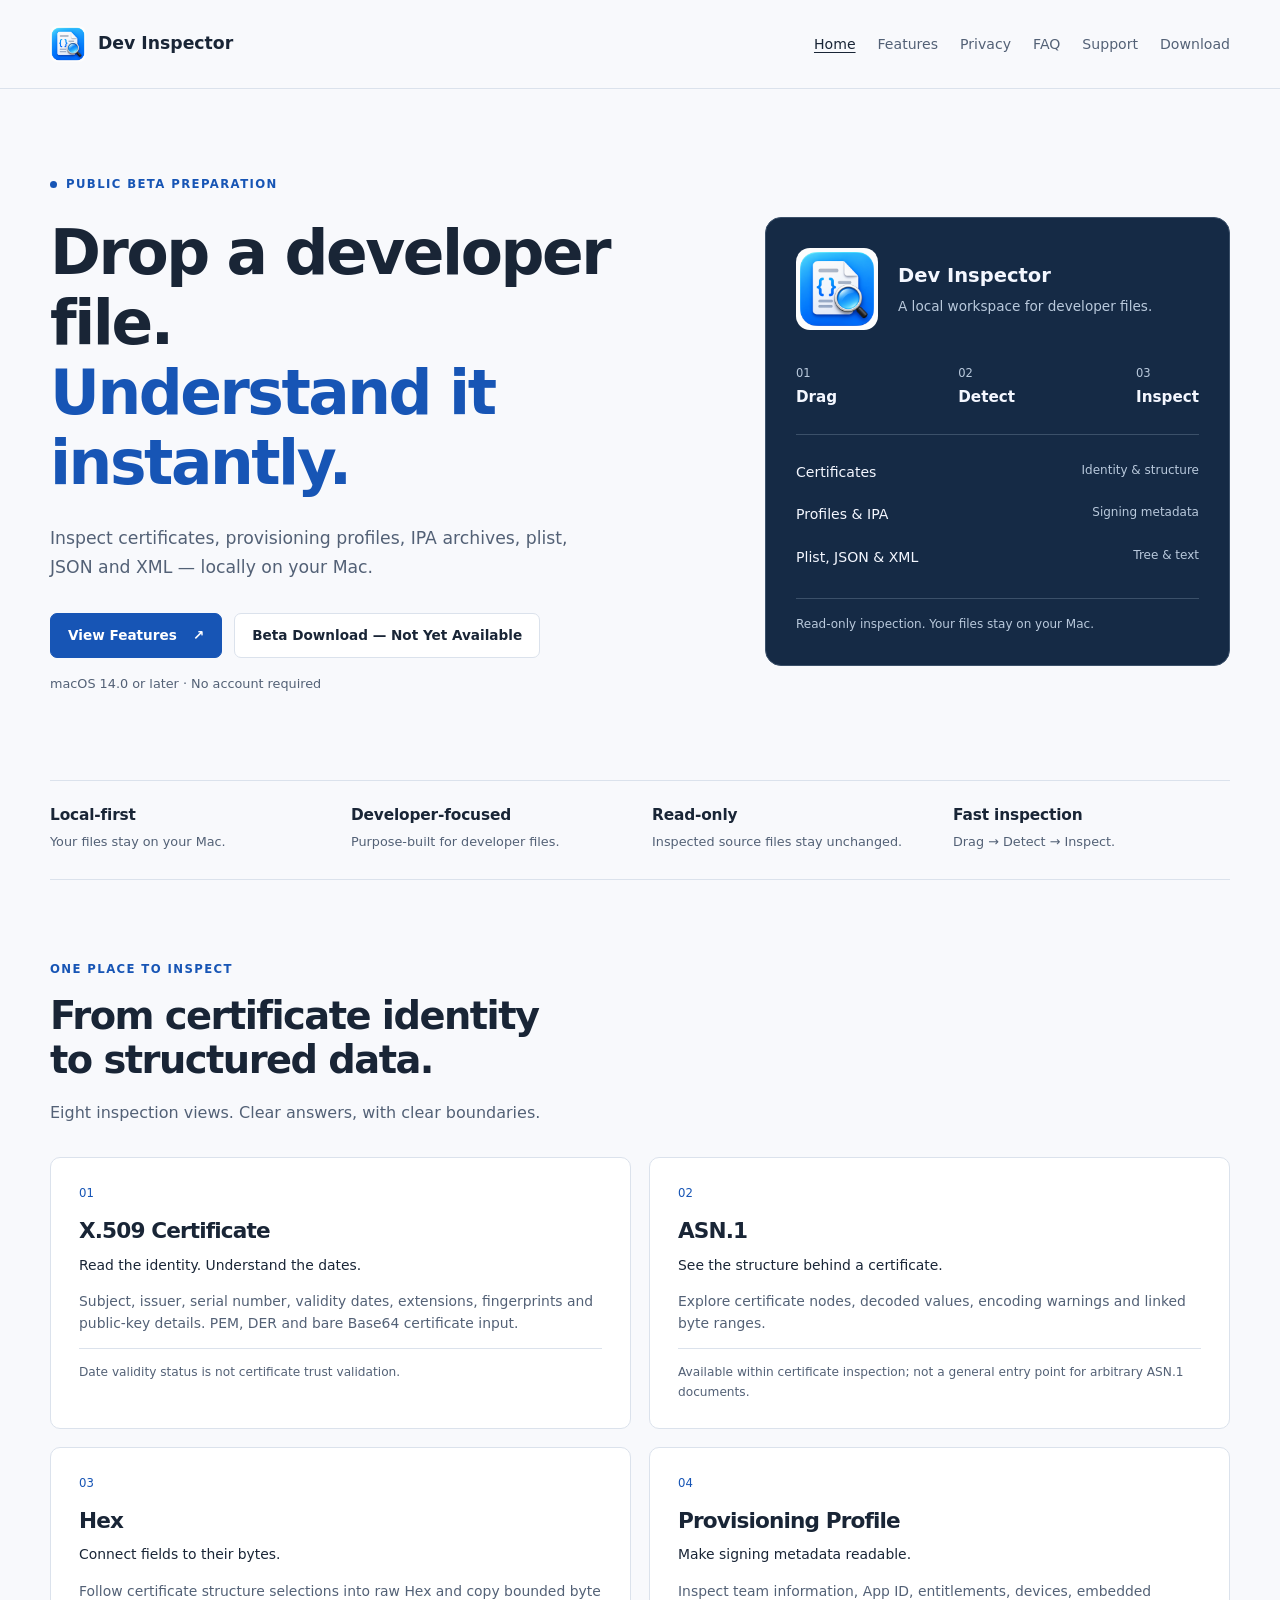
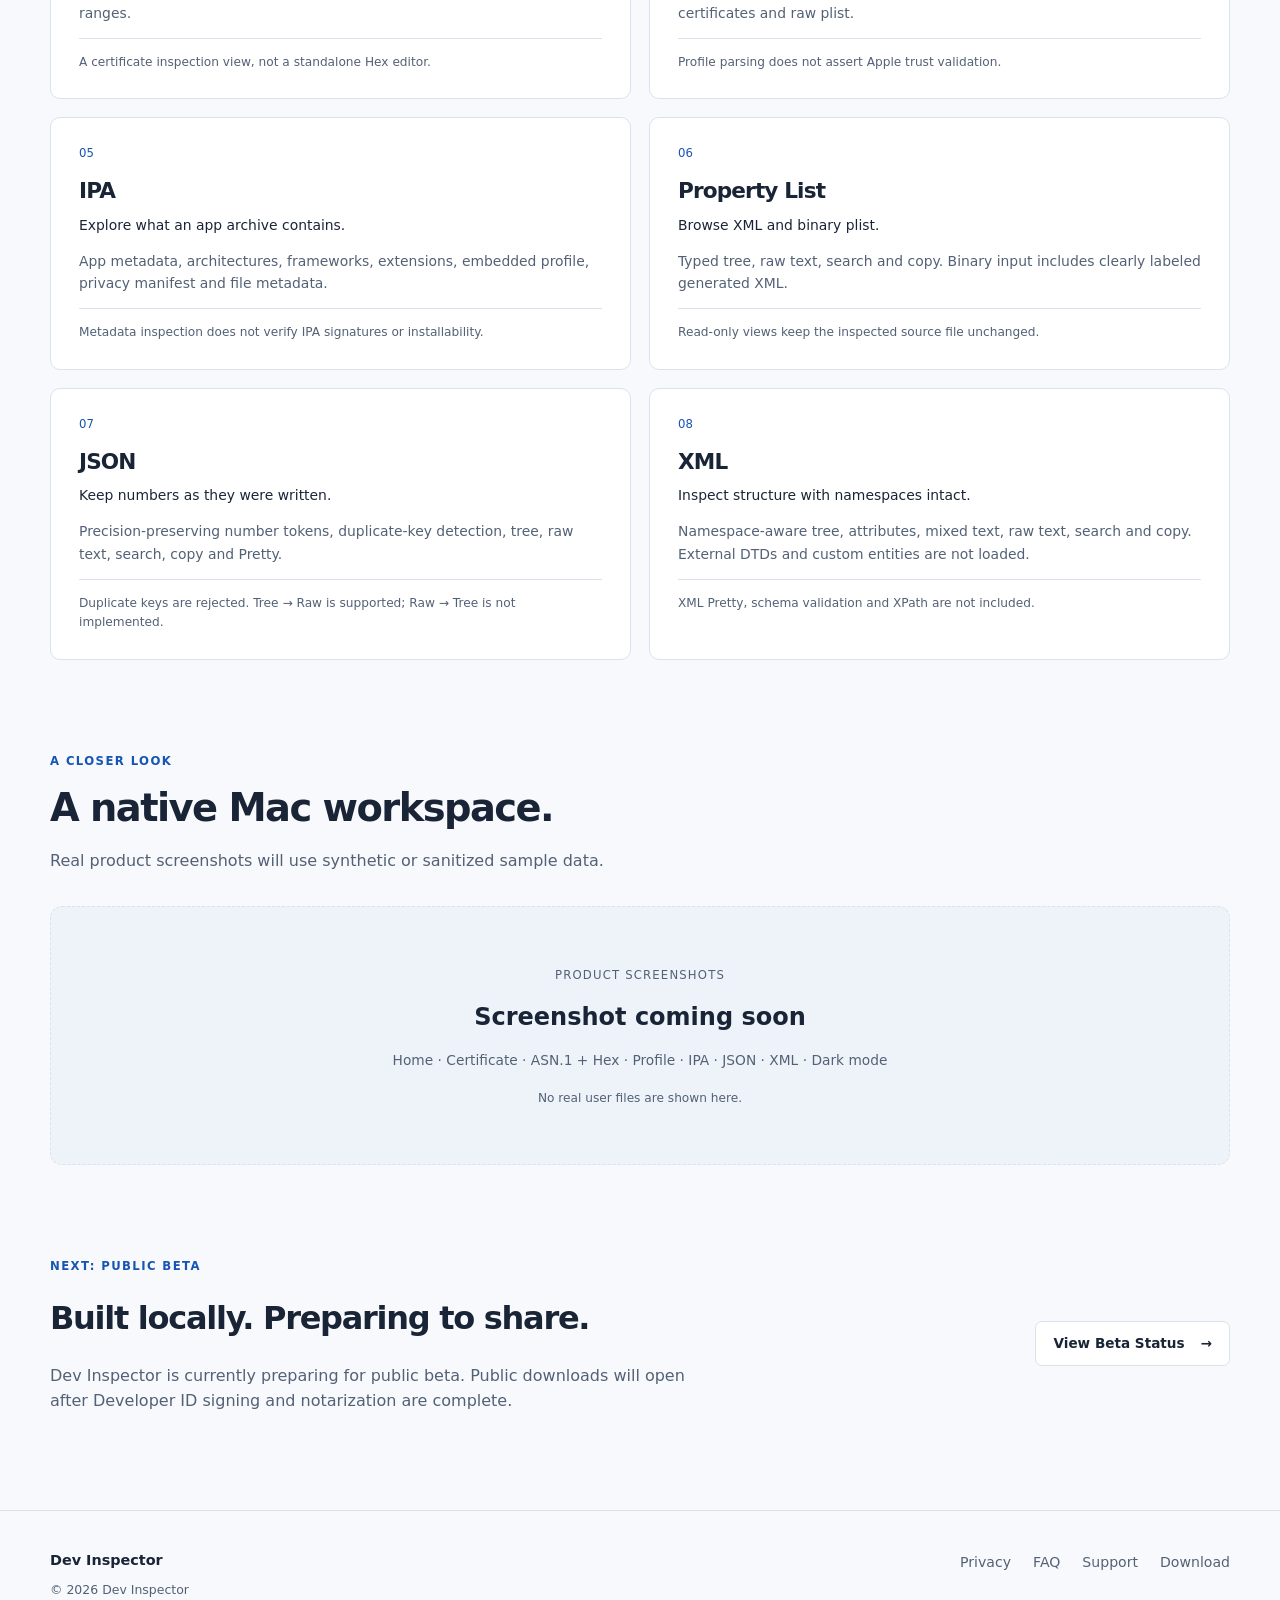
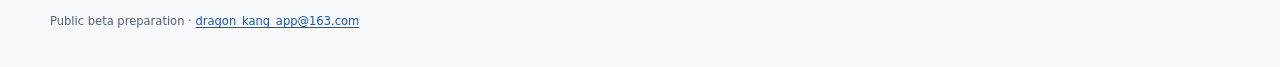
<file: index.html>
<!doctype html>
<html lang="en">
<head>
  <meta charset="utf-8">
  <meta name="viewport" content="width=device-width, initial-scale=1">
  <meta name="color-scheme" content="light dark">
  <title>Dev Inspector — Developer File Inspector for macOS</title>
  <meta name="description" content="Inspect certificates, provisioning profiles, IPA archives, plist, JSON and XML locally on your Mac.">
  <meta property="og:title" content="Dev Inspector — Developer File Inspector for macOS">
  <meta property="og:description" content="Inspect certificates, provisioning profiles, IPA archives, plist, JSON and XML locally on your Mac.">
  <meta property="og:type" content="website">
  <meta property="og:site_name" content="Dev Inspector">
  <link rel="icon" type="image/png" sizes="64x64" href="assets/images/favicon.png">
  <link rel="stylesheet" href="assets/css/main.css">
</head>
<body>
  <a class="skip-link" href="#main">Skip to content</a>
  <header class="site-header"><div class="shell header-inner">
    <a class="brand" href="index.html"><img src="assets/images/app-icon.png" width="36" height="36" alt=""><span>Dev Inspector</span></a>
    <nav aria-label="Main navigation"><a href="index.html" aria-current="page">Home</a><a href="index.html#features">Features</a><a href="privacy.html">Privacy</a><a href="faq.html">FAQ</a><a href="support.html">Support</a><a href="download.html">Download</a></nav>
  </div></header>
  <main id="main" tabindex="-1">
<section class="hero shell">
 <div class="hero-copy"><p class="eyebrow"><span class="status-dot" aria-hidden="true"></span>Public beta preparation</p><h1>Drop a developer file.<br><span>Understand it instantly.</span></h1><p class="hero-description">Inspect certificates, provisioning profiles, IPA archives, plist, JSON and XML — locally on your Mac.</p><div class="actions"><a class="button primary" href="#features">View Features <span aria-hidden="true">↗</span></a><a class="button secondary" href="download.html">Beta Download — Not Yet Available</a></div><p class="hero-note">macOS 14.0 or later · No account required</p></div>
 <aside class="product-panel" aria-label="Product at a glance"><div class="product-mark"><img src="assets/images/app-icon.png" width="96" height="96" alt="Dev Inspector app icon"><div><strong>Dev Inspector</strong><span>A local workspace for developer files.</span></div></div><div class="workflow" aria-label="Inspection workflow"><span>01 <b>Drag</b></span><span>02 <b>Detect</b></span><span>03 <b>Inspect</b></span></div><ul class="panel-list"><li>Certificates <span>Identity &amp; structure</span></li><li>Profiles &amp; IPA <span>Signing metadata</span></li><li>Plist, JSON &amp; XML <span>Tree &amp; text</span></li></ul><p class="panel-foot">Read-only inspection. Your files stay on your Mac.</p></aside>
</section>
<section class="value-strip shell" aria-label="Why Dev Inspector"><article><h2>Local-first</h2><p>Your files stay on your Mac.</p></article><article><h2>Developer-focused</h2><p>Purpose-built for developer files.</p></article><article><h2>Read-only</h2><p>Inspected source files stay unchanged.</p></article><article><h2>Fast inspection</h2><p>Drag → Detect → Inspect.</p></article></section>
<section id="features" class="section shell"><div class="section-heading"><p class="eyebrow">One place to inspect</p><h2>From certificate identity<br>to structured data.</h2><p>Eight inspection views. Clear answers, with clear boundaries.</p></div><div class="format-grid"><article class="format-card"><span class="index">01</span><h3>X.509 Certificate</h3><p class="card-lead">Read the identity. Understand the dates.</p><p>Subject, issuer, serial number, validity dates, extensions, fingerprints and public-key details. PEM, DER and bare Base64 certificate input.</p><p class="boundary">Date validity status is not certificate trust validation.</p></article><article class="format-card"><span class="index">02</span><h3>ASN.1</h3><p class="card-lead">See the structure behind a certificate.</p><p>Explore certificate nodes, decoded values, encoding warnings and linked byte ranges.</p><p class="boundary">Available within certificate inspection; not a general entry point for arbitrary ASN.1 documents.</p></article><article class="format-card"><span class="index">03</span><h3>Hex</h3><p class="card-lead">Connect fields to their bytes.</p><p>Follow certificate structure selections into raw Hex and copy bounded byte ranges.</p><p class="boundary">A certificate inspection view, not a standalone Hex editor.</p></article><article class="format-card"><span class="index">04</span><h3>Provisioning Profile</h3><p class="card-lead">Make signing metadata readable.</p><p>Inspect team information, App ID, entitlements, devices, embedded certificates and raw plist.</p><p class="boundary">Profile parsing does not assert Apple trust validation.</p></article><article class="format-card"><span class="index">05</span><h3>IPA</h3><p class="card-lead">Explore what an app archive contains.</p><p>App metadata, architectures, frameworks, extensions, embedded profile, privacy manifest and file metadata.</p><p class="boundary">Metadata inspection does not verify IPA signatures or installability.</p></article><article class="format-card"><span class="index">06</span><h3>Property List</h3><p class="card-lead">Browse XML and binary plist.</p><p>Typed tree, raw text, search and copy. Binary input includes clearly labeled generated XML.</p><p class="boundary">Read-only views keep the inspected source file unchanged.</p></article><article class="format-card"><span class="index">07</span><h3>JSON</h3><p class="card-lead">Keep numbers as they were written.</p><p>Precision-preserving number tokens, duplicate-key detection, tree, raw text, search, copy and Pretty.</p><p class="boundary">Duplicate keys are rejected. Tree → Raw is supported; Raw → Tree is not implemented.</p></article><article class="format-card"><span class="index">08</span><h3>XML</h3><p class="card-lead">Inspect structure with namespaces intact.</p><p>Namespace-aware tree, attributes, mixed text, raw text, search and copy. External DTDs and custom entities are not loaded.</p><p class="boundary">XML Pretty, schema validation and XPath are not included.</p></article></div></section>
<section class="section shell"><div class="section-heading"><p class="eyebrow">A closer look</p><h2>A native Mac workspace.</h2><p>Real product screenshots will use synthetic or sanitized sample data.</p></div><div class="screenshot-placeholder"><span class="placeholder-label">Product screenshots</span><strong>Screenshot coming soon</strong><p>Home · Certificate · ASN.1 + Hex · Profile · IPA · JSON · XML · Dark mode</p><span class="placeholder-note">No real user files are shown here.</span></div></section>
<section class="closing shell"><div><p class="eyebrow">Next: public beta</p><h2>Built locally. Preparing to share.</h2><p>Dev Inspector is currently preparing for public beta. Public downloads will open after Developer ID signing and notarization are complete.</p></div><a class="button secondary" href="download.html">View Beta Status <span aria-hidden="true">→</span></a></section>
</main>
  <footer class="site-footer"><div class="shell footer-inner"><div><strong>Dev Inspector</strong><p>© 2026 Dev Inspector</p></div><nav aria-label="Footer navigation"><a href="privacy.html">Privacy</a><a href="faq.html">FAQ</a><a href="support.html">Support</a><a href="download.html">Download</a></nav><p class="footer-note">Public beta preparation · <a href="mailto:dragon_kang_app@163.com">dragon_kang_app@163.com</a></p></div></footer>
</body>
</html>
</file>
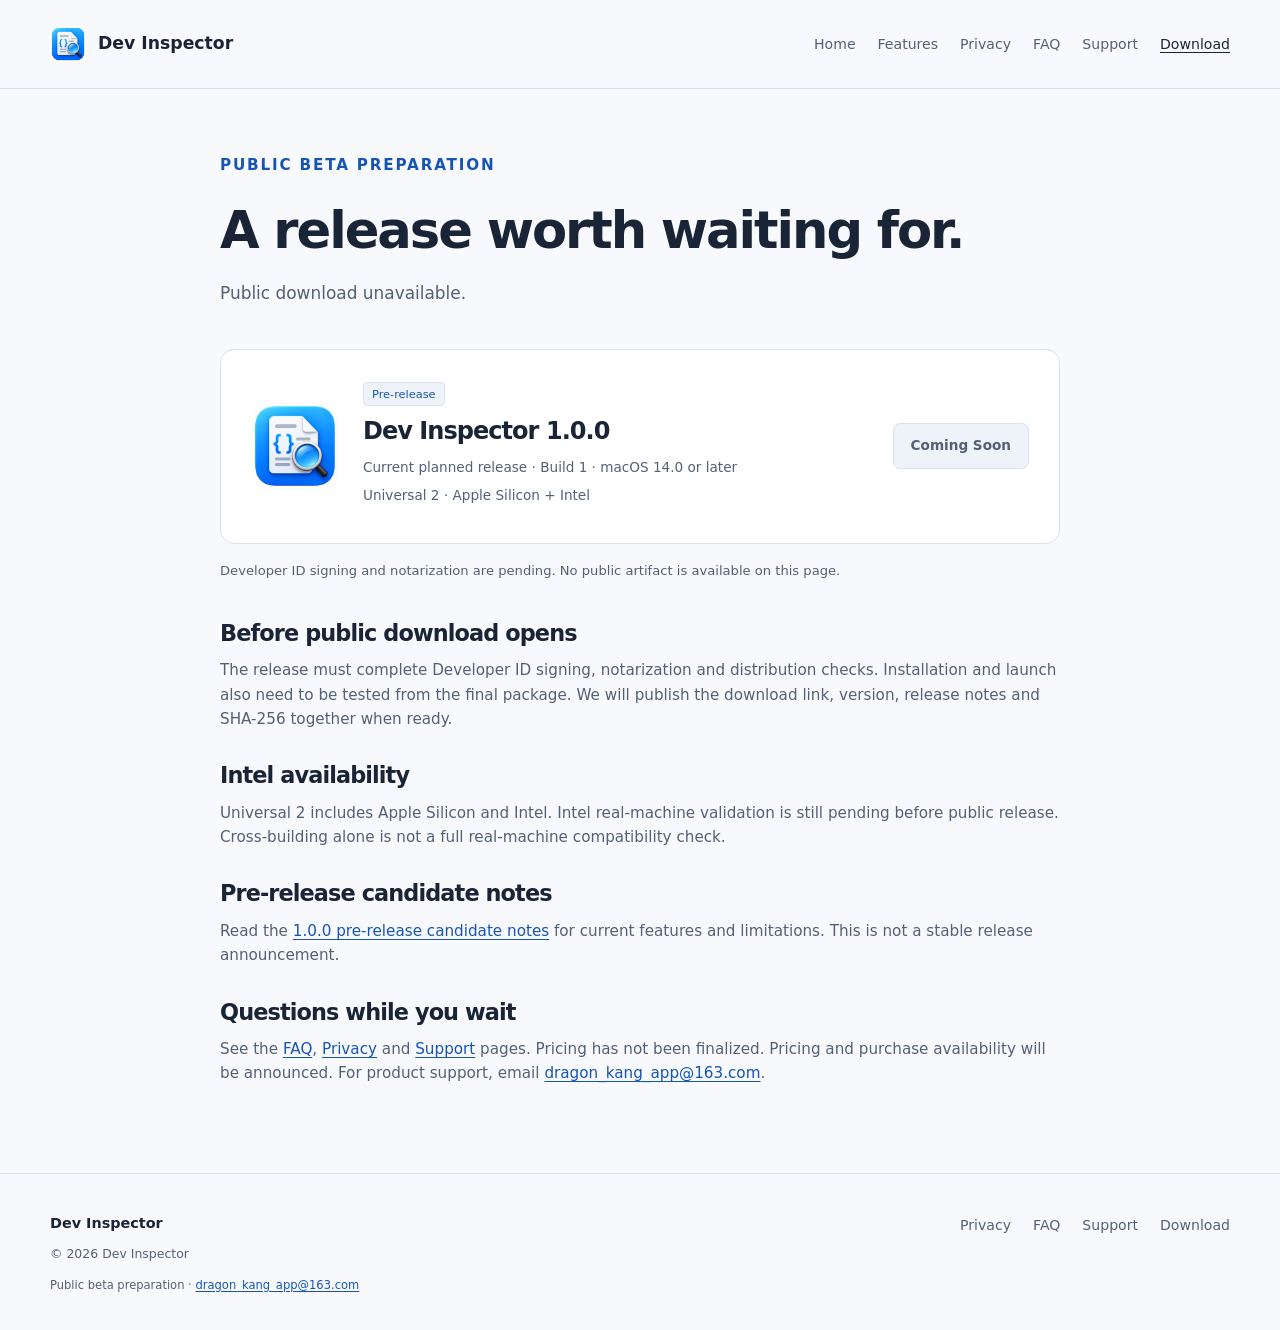
<file: download.html>
<!doctype html>
<html lang="en">
<head>
  <meta charset="utf-8">
  <meta name="viewport" content="width=device-width, initial-scale=1">
  <meta name="color-scheme" content="light dark">
  <title>Download status — Dev Inspector</title>
  <meta name="description" content="Dev Inspector 1.0.0 public download is not available yet. macOS 14.0+, Universal 2.">
  <meta property="og:title" content="Download status — Dev Inspector">
  <meta property="og:description" content="Dev Inspector 1.0.0 public download is not available yet. macOS 14.0+, Universal 2.">
  <meta property="og:type" content="website">
  <meta property="og:site_name" content="Dev Inspector">
  <link rel="icon" type="image/png" sizes="64x64" href="assets/images/favicon.png">
  <link rel="stylesheet" href="assets/css/main.css">
</head>
<body>
  <a class="skip-link" href="#main">Skip to content</a>
  <header class="site-header"><div class="shell header-inner">
    <a class="brand" href="index.html"><img src="assets/images/app-icon.png" width="36" height="36" alt=""><span>Dev Inspector</span></a>
    <nav aria-label="Main navigation"><a href="index.html">Home</a><a href="index.html#features">Features</a><a href="privacy.html">Privacy</a><a href="faq.html">FAQ</a><a href="support.html">Support</a><a href="download.html" aria-current="page">Download</a></nav>
  </div></header>
  <main id="main" tabindex="-1"><div class="shell reading-page wide-page"><div class="page-heading"><p class="eyebrow">Public beta preparation</p><h1>A release worth waiting for.</h1><p>Public download unavailable.</p></div><div class="download-card"><img src="assets/images/app-icon.png" alt="Dev Inspector app icon" width="88" height="88"><div><span class="tag">Pre-release</span><h2>Dev Inspector 1.0.0</h2><p>Current planned release · Build 1 · macOS 14.0 or later</p><p>Universal 2 · Apple Silicon + Intel</p></div><button class="button primary" type="button" disabled>Coming Soon</button></div><p class="download-note">Developer ID signing and notarization are pending. No public artifact is available on this page.</p><section><h2>Before public download opens</h2><p>The release must complete Developer ID signing, notarization and distribution checks. Installation and launch also need to be tested from the final package. We will publish the download link, version, release notes and SHA-256 together when ready.</p></section><section><h2>Intel availability</h2><p>Universal 2 includes Apple Silicon and Intel. Intel real-machine validation is still pending before public release. Cross-building alone is not a full real-machine compatibility check.</p></section><section><h2>Pre-release candidate notes</h2><p>Read the <a href="release-notes.html">1.0.0 pre-release candidate notes</a> for current features and limitations. This is not a stable release announcement.</p></section><section><h2>Questions while you wait</h2><p>See the <a href="faq.html">FAQ</a>, <a href="privacy.html">Privacy</a> and <a href="support.html">Support</a> pages. Pricing has not been finalized. Pricing and purchase availability will be announced. For product support, email <a href="mailto:dragon_kang_app@163.com">dragon_kang_app@163.com</a>.</p></section></div></main>
  <footer class="site-footer"><div class="shell footer-inner"><div><strong>Dev Inspector</strong><p>© 2026 Dev Inspector</p></div><nav aria-label="Footer navigation"><a href="privacy.html">Privacy</a><a href="faq.html">FAQ</a><a href="support.html">Support</a><a href="download.html">Download</a></nav><p class="footer-note">Public beta preparation · <a href="mailto:dragon_kang_app@163.com">dragon_kang_app@163.com</a></p></div></footer>
</body>
</html>
</file>
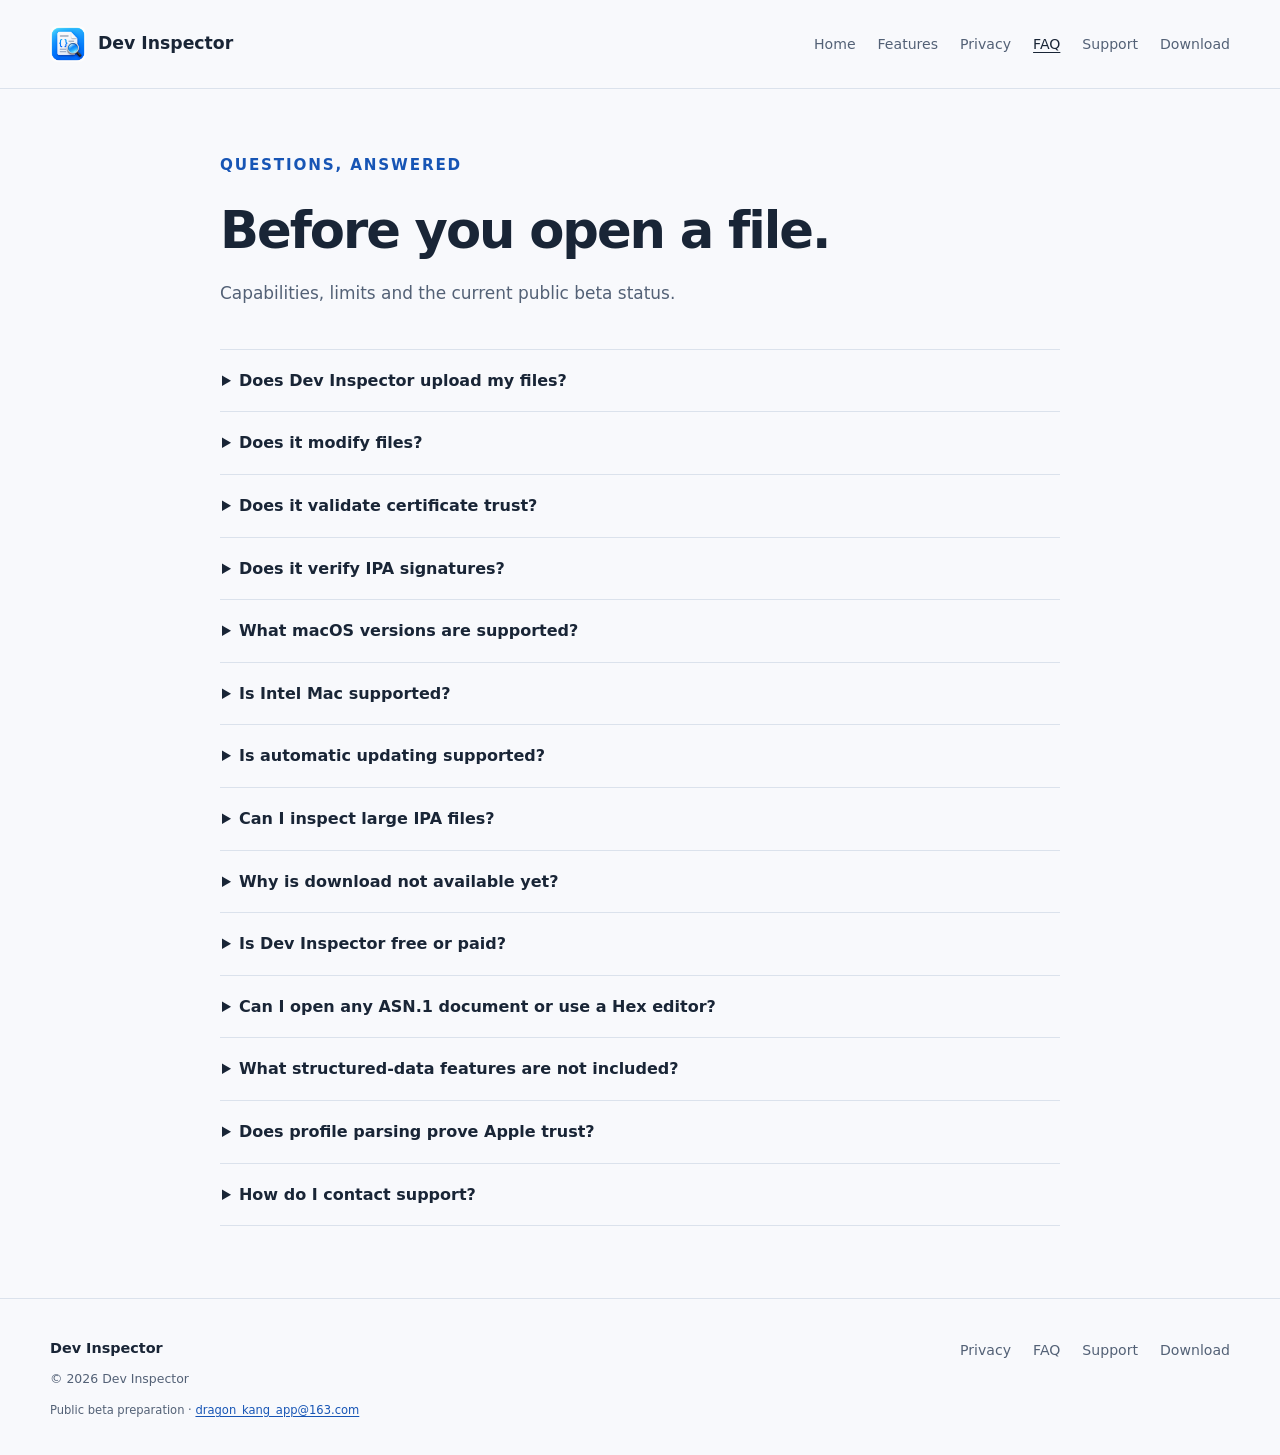
<file: faq.html>
<!doctype html>
<html lang="en">
<head>
  <meta charset="utf-8">
  <meta name="viewport" content="width=device-width, initial-scale=1">
  <meta name="color-scheme" content="light dark">
  <title>FAQ — Dev Inspector</title>
  <meta name="description" content="Answers about local inspection, supported Macs, IPA limits and the upcoming Dev Inspector public beta.">
  <meta property="og:title" content="FAQ — Dev Inspector">
  <meta property="og:description" content="Answers about local inspection, supported Macs, IPA limits and the upcoming Dev Inspector public beta.">
  <meta property="og:type" content="website">
  <meta property="og:site_name" content="Dev Inspector">
  <link rel="icon" type="image/png" sizes="64x64" href="assets/images/favicon.png">
  <link rel="stylesheet" href="assets/css/main.css">
</head>
<body>
  <a class="skip-link" href="#main">Skip to content</a>
  <header class="site-header"><div class="shell header-inner">
    <a class="brand" href="index.html"><img src="assets/images/app-icon.png" width="36" height="36" alt=""><span>Dev Inspector</span></a>
    <nav aria-label="Main navigation"><a href="index.html">Home</a><a href="index.html#features">Features</a><a href="privacy.html">Privacy</a><a href="faq.html" aria-current="page">FAQ</a><a href="support.html">Support</a><a href="download.html">Download</a></nav>
  </div></header>
  <main id="main" tabindex="-1"><div class="shell reading-page"><div class="page-heading"><p class="eyebrow">Questions, answered</p><h1>Before you open a file.</h1><p>Capabilities, limits and the current public beta status.</p></div><div class="faq-list"><details><summary>Does Dev Inspector upload my files?</summary><p>No. The app processes inspected files locally and does not upload inspected file contents. Inspection does not require a network connection.</p></details><details><summary>Does it modify files?</summary><p>No. Inspection is read-only. Generated text remains in the app and is not written back to the inspected source. Copy actions write selected data to the macOS clipboard.</p></details><details><summary>Does it validate certificate trust?</summary><p>No. Certificate date validity status describes the validity dates only. It does not validate the trust chain, hostname or revocation (OCSP/CRL). Within Validity Period does not mean trusted.</p></details><details><summary>Does it verify IPA signatures?</summary><p>No. IPA inspection reads archive and signing metadata. It does not verify a signature, prove that an app can be installed, install the app or re-sign it.</p></details><details><summary>What macOS versions are supported?</summary><p>The current planned release, Dev Inspector 1.0.0, requires macOS 14.0 or later.</p></details><details><summary>Is Intel Mac supported?</summary><p>The Universal 2 build includes Apple Silicon and Intel architectures. Intel real-machine validation is still pending before public release; current Intel coverage is a cross-build check.</p></details><details><summary>Is automatic updating supported?</summary><p>Automatic updates are not currently included. When a newer release becomes available, it will need to be installed manually.</p></details><details><summary>Can I inspect large IPA files?</summary><p>IPA archive input is capped at 2 GiB, with additional entry, directory and resource limits. The app reads archive metadata without extracting the entire archive. Some large or unusual archives may be rejected, and performance depends on their contents and your Mac. This is not unlimited archive support.</p></details><details><summary>Why is download not available yet?</summary><p>Public download is not available yet. Developer ID signing and notarization are pending. Current local artifacts are not offered as public downloads.</p></details><details><summary>Is Dev Inspector free or paid?</summary><p>Pricing has not been finalized. Pricing and purchase availability will be announced.</p></details><details><summary>Can I open any ASN.1 document or use a Hex editor?</summary><p>ASN.1 and Hex currently support certificate structure inspection. There is no general entry point for arbitrary ASN.1 files or standalone Hex editing.</p></details><details><summary>What structured-data features are not included?</summary><p>Raw → Tree navigation, XML Pretty, schema validation and an XPath engine are not implemented. JSON Pretty and Tree → Raw navigation are available.</p></details><details><summary>Does profile parsing prove Apple trust?</summary><p>No. Profile parsing shows team, App ID, devices, entitlements and embedded certificates, but does not assert Apple trust validation.</p></details><details><summary>How do I contact support?</summary><p>For product support, email <a href="mailto:dragon_kang_app@163.com">dragon_kang_app@163.com</a>. The Support page explains what to include in a sanitized report.</p></details></div></div></main>
  <footer class="site-footer"><div class="shell footer-inner"><div><strong>Dev Inspector</strong><p>© 2026 Dev Inspector</p></div><nav aria-label="Footer navigation"><a href="privacy.html">Privacy</a><a href="faq.html">FAQ</a><a href="support.html">Support</a><a href="download.html">Download</a></nav><p class="footer-note">Public beta preparation · <a href="mailto:dragon_kang_app@163.com">dragon_kang_app@163.com</a></p></div></footer>
</body>
</html>
</file>
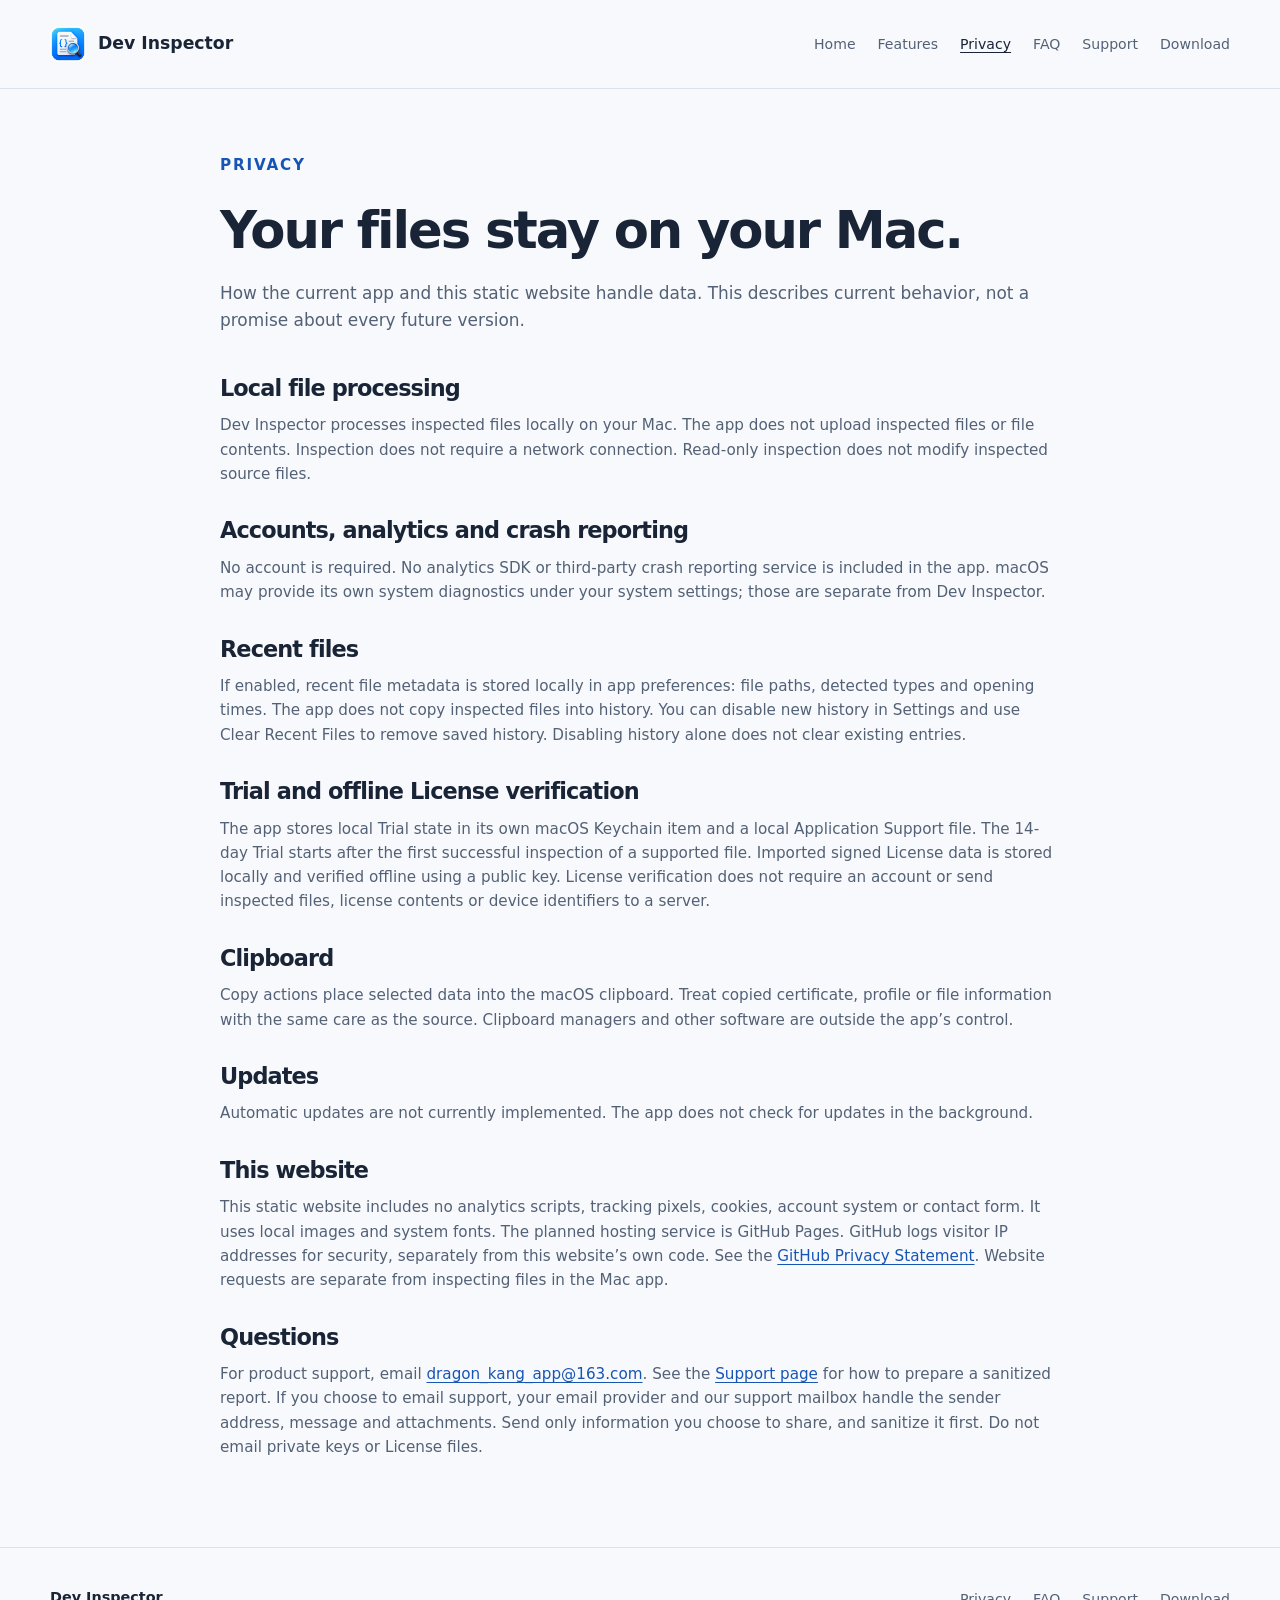
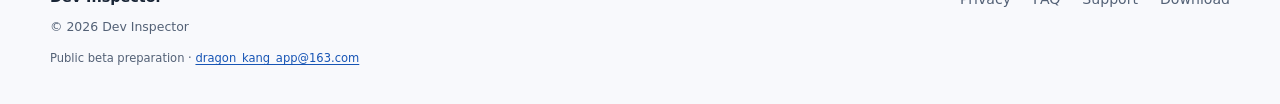
<file: privacy.html>
<!doctype html>
<html lang="en">
<head>
  <meta charset="utf-8">
  <meta name="viewport" content="width=device-width, initial-scale=1">
  <meta name="color-scheme" content="light dark">
  <title>Privacy — Dev Inspector</title>
  <meta name="description" content="Local processing, recent files, clipboard behavior and the current privacy boundaries of Dev Inspector.">
  <meta property="og:title" content="Privacy — Dev Inspector">
  <meta property="og:description" content="Local processing, recent files, clipboard behavior and the current privacy boundaries of Dev Inspector.">
  <meta property="og:type" content="website">
  <meta property="og:site_name" content="Dev Inspector">
  <link rel="icon" type="image/png" sizes="64x64" href="assets/images/favicon.png">
  <link rel="stylesheet" href="assets/css/main.css">
</head>
<body>
  <a class="skip-link" href="#main">Skip to content</a>
  <header class="site-header"><div class="shell header-inner">
    <a class="brand" href="index.html"><img src="assets/images/app-icon.png" width="36" height="36" alt=""><span>Dev Inspector</span></a>
    <nav aria-label="Main navigation"><a href="index.html">Home</a><a href="index.html#features">Features</a><a href="privacy.html" aria-current="page">Privacy</a><a href="faq.html">FAQ</a><a href="support.html">Support</a><a href="download.html">Download</a></nav>
  </div></header>
  <main id="main" tabindex="-1"><div class="shell reading-page"><div class="page-heading"><p class="eyebrow">Privacy</p><h1>Your files stay on your Mac.</h1><p>How the current app and this static website handle data. This describes current behavior, not a promise about every future version.</p></div><section><h2>Local file processing</h2><p>Dev Inspector processes inspected files locally on your Mac. The app does not upload inspected files or file contents. Inspection does not require a network connection. Read-only inspection does not modify inspected source files.</p></section><section><h2>Accounts, analytics and crash reporting</h2><p>No account is required. No analytics SDK or third-party crash reporting service is included in the app. macOS may provide its own system diagnostics under your system settings; those are separate from Dev Inspector.</p></section><section><h2>Recent files</h2><p>If enabled, recent file metadata is stored locally in app preferences: file paths, detected types and opening times. The app does not copy inspected files into history. You can disable new history in Settings and use Clear Recent Files to remove saved history. Disabling history alone does not clear existing entries.</p></section><section><h2>Trial and offline License verification</h2><p>The app stores local Trial state in its own macOS Keychain item and a local Application Support file. The 14-day Trial starts after the first successful inspection of a supported file. Imported signed License data is stored locally and verified offline using a public key. License verification does not require an account or send inspected files, license contents or device identifiers to a server.</p></section><section><h2>Clipboard</h2><p>Copy actions place selected data into the macOS clipboard. Treat copied certificate, profile or file information with the same care as the source. Clipboard managers and other software are outside the app’s control.</p></section><section><h2>Updates</h2><p>Automatic updates are not currently implemented. The app does not check for updates in the background.</p></section><section><h2>This website</h2><p>This static website includes no analytics scripts, tracking pixels, cookies, account system or contact form. It uses local images and system fonts. The planned hosting service is GitHub Pages. GitHub logs visitor IP addresses for security, separately from this website’s own code. See the <a href="https://docs.github.com/en/site-policy/privacy-policies/github-general-privacy-statement">GitHub Privacy Statement</a>. Website requests are separate from inspecting files in the Mac app.</p></section><section><h2>Questions</h2><p>For product support, email <a href="mailto:dragon_kang_app@163.com">dragon_kang_app@163.com</a>. See the <a href="support.html">Support page</a> for how to prepare a sanitized report. If you choose to email support, your email provider and our support mailbox handle the sender address, message and attachments. Send only information you choose to share, and sanitize it first. Do not email private keys or License files.</p></section></div></main>
  <footer class="site-footer"><div class="shell footer-inner"><div><strong>Dev Inspector</strong><p>© 2026 Dev Inspector</p></div><nav aria-label="Footer navigation"><a href="privacy.html">Privacy</a><a href="faq.html">FAQ</a><a href="support.html">Support</a><a href="download.html">Download</a></nav><p class="footer-note">Public beta preparation · <a href="mailto:dragon_kang_app@163.com">dragon_kang_app@163.com</a></p></div></footer>
</body>
</html>
</file>
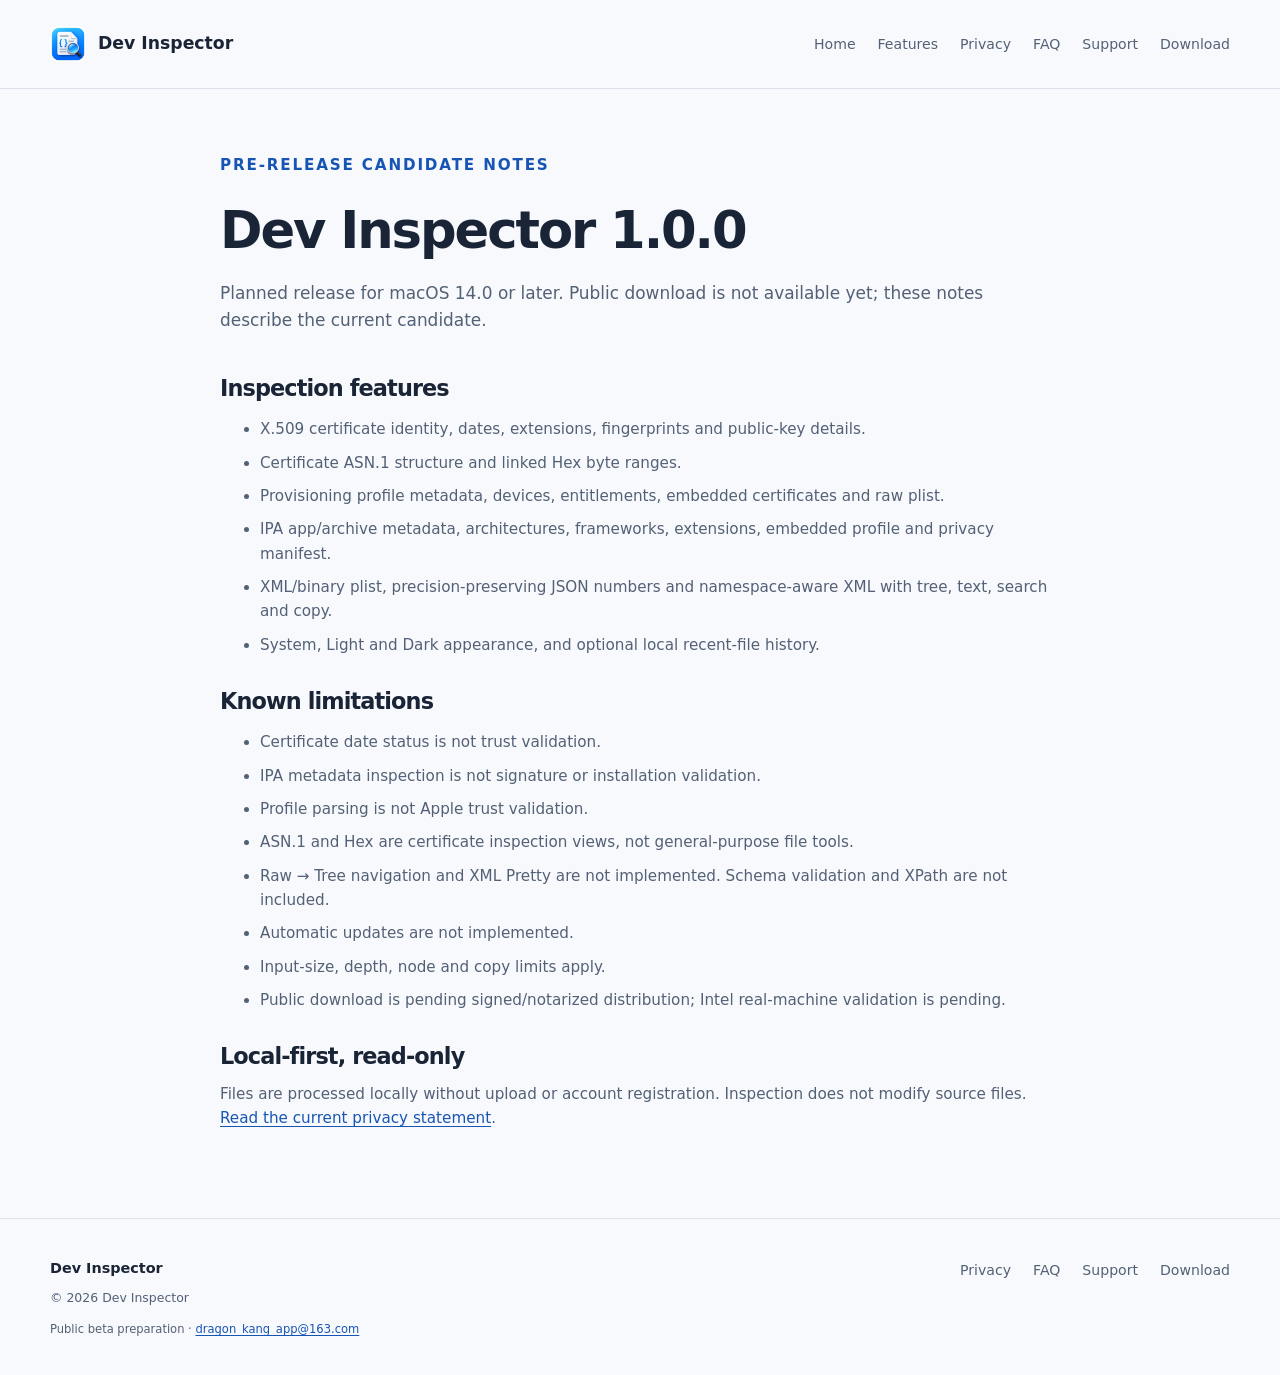
<file: release-notes.html>
<!doctype html>
<html lang="en">
<head>
  <meta charset="utf-8">
  <meta name="viewport" content="width=device-width, initial-scale=1">
  <meta name="color-scheme" content="light dark">
  <title>1.0.0 pre-release candidate notes — Dev Inspector</title>
  <meta name="description" content="Current Dev Inspector 1.0.0 features and known limitations. Public download is not available yet.">
  <meta property="og:title" content="1.0.0 pre-release candidate notes — Dev Inspector">
  <meta property="og:description" content="Current Dev Inspector 1.0.0 features and known limitations. Public download is not available yet.">
  <meta property="og:type" content="website">
  <meta property="og:site_name" content="Dev Inspector">
  <link rel="icon" type="image/png" sizes="64x64" href="assets/images/favicon.png">
  <link rel="stylesheet" href="assets/css/main.css">
</head>
<body>
  <a class="skip-link" href="#main">Skip to content</a>
  <header class="site-header"><div class="shell header-inner">
    <a class="brand" href="index.html"><img src="assets/images/app-icon.png" width="36" height="36" alt=""><span>Dev Inspector</span></a>
    <nav aria-label="Main navigation"><a href="index.html">Home</a><a href="index.html#features">Features</a><a href="privacy.html">Privacy</a><a href="faq.html">FAQ</a><a href="support.html">Support</a><a href="download.html">Download</a></nav>
  </div></header>
  <main id="main" tabindex="-1"><div class="shell reading-page"><div class="page-heading"><p class="eyebrow">Pre-release candidate notes</p><h1>Dev Inspector 1.0.0</h1><p>Planned release for macOS 14.0 or later. Public download is not available yet; these notes describe the current candidate.</p></div><section><h2>Inspection features</h2><ul><li>X.509 certificate identity, dates, extensions, fingerprints and public-key details.</li><li>Certificate ASN.1 structure and linked Hex byte ranges.</li><li>Provisioning profile metadata, devices, entitlements, embedded certificates and raw plist.</li><li>IPA app/archive metadata, architectures, frameworks, extensions, embedded profile and privacy manifest.</li><li>XML/binary plist, precision-preserving JSON numbers and namespace-aware XML with tree, text, search and copy.</li><li>System, Light and Dark appearance, and optional local recent-file history.</li></ul></section><section><h2>Known limitations</h2><ul><li>Certificate date status is not trust validation.</li><li>IPA metadata inspection is not signature or installation validation.</li><li>Profile parsing is not Apple trust validation.</li><li>ASN.1 and Hex are certificate inspection views, not general-purpose file tools.</li><li>Raw → Tree navigation and XML Pretty are not implemented. Schema validation and XPath are not included.</li><li>Automatic updates are not implemented.</li><li>Input-size, depth, node and copy limits apply.</li><li>Public download is pending signed/notarized distribution; Intel real-machine validation is pending.</li></ul></section><section><h2>Local-first, read-only</h2><p>Files are processed locally without upload or account registration. Inspection does not modify source files. <a href="privacy.html">Read the current privacy statement</a>.</p></section></div></main>
  <footer class="site-footer"><div class="shell footer-inner"><div><strong>Dev Inspector</strong><p>© 2026 Dev Inspector</p></div><nav aria-label="Footer navigation"><a href="privacy.html">Privacy</a><a href="faq.html">FAQ</a><a href="support.html">Support</a><a href="download.html">Download</a></nav><p class="footer-note">Public beta preparation · <a href="mailto:dragon_kang_app@163.com">dragon_kang_app@163.com</a></p></div></footer>
</body>
</html>
</file>
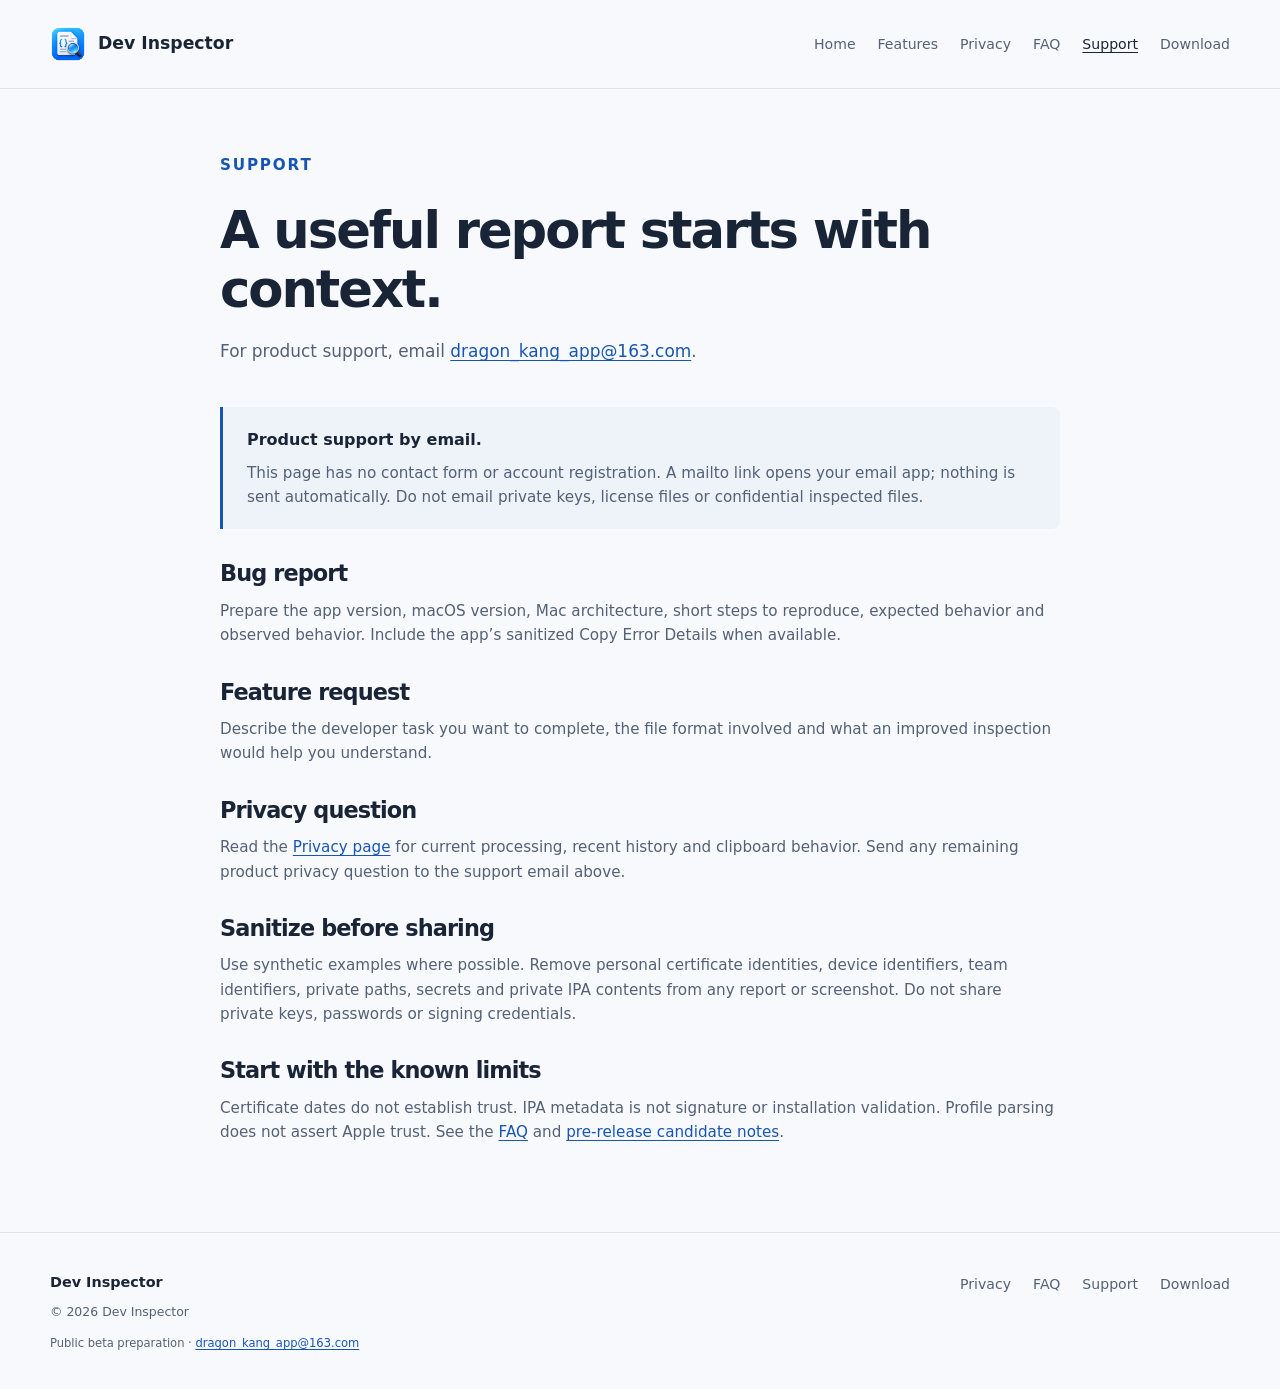
<file: support.html>
<!doctype html>
<html lang="en">
<head>
  <meta charset="utf-8">
  <meta name="viewport" content="width=device-width, initial-scale=1">
  <meta name="color-scheme" content="light dark">
  <title>Support — Dev Inspector</title>
  <meta name="description" content="Prepare sanitized bug reports, feature requests and privacy questions. Product support: dragon_kang_app@163.com.">
  <meta property="og:title" content="Support — Dev Inspector">
  <meta property="og:description" content="Prepare sanitized bug reports, feature requests and privacy questions. Product support: dragon_kang_app@163.com.">
  <meta property="og:type" content="website">
  <meta property="og:site_name" content="Dev Inspector">
  <link rel="icon" type="image/png" sizes="64x64" href="assets/images/favicon.png">
  <link rel="stylesheet" href="assets/css/main.css">
</head>
<body>
  <a class="skip-link" href="#main">Skip to content</a>
  <header class="site-header"><div class="shell header-inner">
    <a class="brand" href="index.html"><img src="assets/images/app-icon.png" width="36" height="36" alt=""><span>Dev Inspector</span></a>
    <nav aria-label="Main navigation"><a href="index.html">Home</a><a href="index.html#features">Features</a><a href="privacy.html">Privacy</a><a href="faq.html">FAQ</a><a href="support.html" aria-current="page">Support</a><a href="download.html">Download</a></nav>
  </div></header>
  <main id="main" tabindex="-1"><div class="shell reading-page"><div class="page-heading"><p class="eyebrow">Support</p><h1>A useful report starts with context.</h1><p>For product support, email <a href="mailto:dragon_kang_app@163.com">dragon_kang_app@163.com</a>.</p></div><div class="notice"><strong>Product support by email.</strong><p>This page has no contact form or account registration. A mailto link opens your email app; nothing is sent automatically. Do not email private keys, license files or confidential inspected files.</p></div><section><h2>Bug report</h2><p>Prepare the app version, macOS version, Mac architecture, short steps to reproduce, expected behavior and observed behavior. Include the app’s sanitized Copy Error Details when available.</p></section><section><h2>Feature request</h2><p>Describe the developer task you want to complete, the file format involved and what an improved inspection would help you understand.</p></section><section><h2>Privacy question</h2><p>Read the <a href="privacy.html">Privacy page</a> for current processing, recent history and clipboard behavior. Send any remaining product privacy question to the support email above.</p></section><section><h2>Sanitize before sharing</h2><p>Use synthetic examples where possible. Remove personal certificate identities, device identifiers, team identifiers, private paths, secrets and private IPA contents from any report or screenshot. Do not share private keys, passwords or signing credentials.</p></section><section><h2>Start with the known limits</h2><p>Certificate dates do not establish trust. IPA metadata is not signature or installation validation. Profile parsing does not assert Apple trust. See the <a href="faq.html">FAQ</a> and <a href="release-notes.html">pre-release candidate notes</a>.</p></section></div></main>
  <footer class="site-footer"><div class="shell footer-inner"><div><strong>Dev Inspector</strong><p>© 2026 Dev Inspector</p></div><nav aria-label="Footer navigation"><a href="privacy.html">Privacy</a><a href="faq.html">FAQ</a><a href="support.html">Support</a><a href="download.html">Download</a></nav><p class="footer-note">Public beta preparation · <a href="mailto:dragon_kang_app@163.com">dragon_kang_app@163.com</a></p></div></footer>
</body>
</html>
</file>
<file: assets/css/main.css>
:root {
  color-scheme: light dark;
  --bg: #f8f9fc; --surface: #ffffff; --text: #192536; --muted: #536176;
  --line: #dbe2ec; --accent: #1755b5; --soft: #eef3fa; --focus: #b25100;
  --panel: #152a45; --panel-text: #f4f7ff; --panel-muted: #b9c9dc;
  font-family: -apple-system, BlinkMacSystemFont, system-ui, sans-serif;
  font-size: 16px; line-height: 1.6;
}
@media (prefers-color-scheme: dark) {
  :root { --bg: #111a27; --surface: #182334; --text: #edf2fa; --muted: #b0bdd0;
    --line: #344256; --accent: #9bbfff; --soft: #202e42; --focus: #ffbf7a;
    --panel: #1b304a; }
}
* { box-sizing: border-box; }
html { scroll-padding-top: 2rem; }
body { margin: 0; background: var(--bg); color: var(--text); }
img { display: block; max-width: 100%; height: auto; }
a { color: var(--accent); text-underline-offset: .2em; }
a:hover { text-decoration-thickness: 2px; }
a:focus-visible, button:focus-visible, summary:focus-visible { outline: 3px solid var(--focus); outline-offset: 5px; border-radius: 4px; }
h1,h2,h3,p { margin-top: 0; }
h1,h2,h3 { line-height: 1.14; letter-spacing: -.04em; }
h1 { font-size: clamp(2.6rem, 4.8vw, 4.5rem); font-weight: 650; }
h2 { font-size: clamp(1.8rem, 3vw, 2.7rem); font-weight: 620; }
h3 { font-size: 1.35rem; font-weight: 620; }
p { color: var(--muted); }
.shell { width: min(1180px, calc(100% - 64px)); margin-inline: auto; }
.skip-link { position: absolute; top: 8px; left: 16px; z-index: 10; transform: translateY(-200%); padding: .65rem 1rem; background: var(--surface); }
.skip-link:focus { transform: none; }
.site-header { border-bottom: 1px solid var(--line); }
.header-inner { min-height: 88px; display: flex; align-items: center; justify-content: space-between; gap: 24px; padding-block: 16px; }
.brand { display: inline-flex; align-items: center; gap: 12px; color: var(--text); text-decoration: none; font-size: 1.08rem; font-weight: 650; white-space: nowrap; }
.brand img { width: 36px; border-radius: 7px; }
nav { display: flex; flex-wrap: wrap; gap: 8px 22px; }
nav a { color: var(--muted); text-decoration: none; font-size: .88rem; padding-block: 4px; }
nav a:hover, nav a[aria-current] { color: var(--text); text-decoration: underline; }
.hero { display: grid; grid-template-columns: 1.4fr 1fr; gap: 64px; padding-block: 86px 72px; align-items: center; }
.hero h1 { margin-bottom: 26px; }
.hero h1 span { color: var(--accent); }
.eyebrow { display: flex; align-items: center; gap: 9px; font-size: .73rem; font-weight: 650; letter-spacing: .12em; text-transform: uppercase; color: var(--accent); margin-bottom: 24px; }
.status-dot { width: 7px; height: 7px; border-radius: 50%; background: currentColor; flex-shrink: 0; }
.hero-description { font-size: 1.08rem; max-width: 540px; line-height: 1.7; }
.actions { display: flex; gap: 12px; flex-wrap: wrap; margin-block: 30px 16px; }
.button { display: inline-flex; align-items: center; justify-content: center; gap: 16px; padding: 12px 17px; border-radius: 7px; border: 1px solid var(--line); font: inherit; font-size: .85rem; font-weight: 600; text-decoration: none; line-height: 1.45; text-align: center; }
.primary { background: #1755b5; color: #fff; border-color: #1755b5; }
.secondary { background: var(--surface); color: var(--text); }
.button:hover { text-decoration: underline; }
.button:disabled { cursor: not-allowed; background: var(--soft); border-color: var(--line); color: var(--muted); }
.hero-note { font-size: .8rem; }
.product-panel { min-width: 0; background: var(--panel); border: 1px solid #3b5069; border-radius: 16px; padding: 30px; color: var(--panel-text); }
.product-mark { display: flex; align-items: center; gap: 20px; }
.product-mark img { width: 82px; border-radius: 14px; flex-shrink: 0; }
.product-mark strong { display: block; font-size: 1.22rem; }
.product-mark span { display: block; font-size: .85rem; color: var(--panel-muted); margin-top: 5px; }
.workflow { display: flex; justify-content: space-between; padding-block: 24px; margin-top: 10px; gap: 12px; border-bottom: 1px solid #3b5069; }
.workflow span { font-size: .72rem; color: var(--panel-muted); }
.workflow b { display: block; color: var(--panel-text); font-size: .95rem; margin-top: 3px; font-weight: 550; }
.panel-list { list-style: none; padding: 0; margin-block: 16px; }
.panel-list li { padding-block: 10px; font-size: .88rem; display: flex; justify-content: space-between; gap: 12px; }
.panel-list span { color: var(--panel-muted); font-size: .75rem; }
.panel-foot { font-size: .75rem; color: var(--panel-muted); margin: 20px 0 0; padding-top: 16px; border-top: 1px solid #3b5069; }
.value-strip { display: grid; grid-template-columns: repeat(4,1fr); gap: 24px; padding-block: 26px; border-block: 1px solid var(--line); }
.value-strip h2 { font-size: .96rem; letter-spacing: -.01em; margin-bottom: 8px; }
.value-strip p { font-size: .8rem; margin-bottom: 0; }
.section { padding-block: 80px 12px; }
.section-heading { max-width: 690px; margin-bottom: 32px; }
.section-heading .eyebrow { margin-bottom: 16px; }
.section-heading h2 { margin-bottom: 18px; }
.format-grid { display: grid; grid-template-columns: repeat(2,1fr); gap: 18px; }
.format-card { background: var(--surface); border: 1px solid var(--line); border-radius: 10px; padding: 26px 28px; }
.index { display: block; color: var(--accent); font-size: .73rem; font-variant-numeric: tabular-nums; margin-bottom: 16px; }
.format-card h3 { margin-bottom: 10px; }
.format-card p { font-size: .87rem; }
.format-card .card-lead { color: var(--text); font-weight: 500; }
.format-card .boundary { border-top: 1px solid var(--line); padding-top: 14px; font-size: .76rem; margin-bottom: 0; }
.screenshot-placeholder { border: 1px dashed var(--line); border-radius: 12px; background: var(--soft); padding: 54px 24px; text-align: center; }
.placeholder-label { font-size: .73rem; letter-spacing: .1em; text-transform: uppercase; color: var(--muted); }
.screenshot-placeholder strong { display: block; font-size: 1.5rem; margin-block: 12px; }
.screenshot-placeholder p { font-size: .86rem; }
.placeholder-note { font-size: .76rem; color: var(--muted); }
.closing { display: flex; align-items: center; justify-content: space-between; gap: 32px; padding-block: 80px; }
.closing div { max-width: 660px; }
.closing h2 { font-size: 2rem; }
.closing .button { flex-shrink: 0; }
.site-footer { border-top: 1px solid var(--line); }
.footer-inner { padding-block: 36px; display: flex; align-items: flex-start; justify-content: space-between; flex-wrap: wrap; gap: 12px 30px; }
.footer-inner strong { font-size: .9rem; }
.footer-inner p { font-size: .78rem; margin-block: 8px 0; }
.footer-inner .footer-note { width: 100%; margin: 0; font-size: .72rem; }
.reading-page { max-width: 840px; padding-block: 64px 72px; }
.page-heading { margin-bottom: 42px; }
.page-heading h1 { font-size: clamp(2.5rem, 4vw, 3.5rem); margin-bottom: 20px; }
.page-heading > p:last-child { font-size: 1.06rem; }
.reading-page section { margin-top: 32px; }
.reading-page section h2 { font-size: 1.4rem; margin-bottom: 12px; }
.reading-page p, .reading-page li { font-size: .95rem; }
.reading-page li { margin-block: 9px; color: var(--muted); }
.notice { border-left: 3px solid var(--accent); background: var(--soft); padding: 20px 24px; border-radius: 0 8px 8px 0; }
.notice p { margin: 8px 0 0; }
.faq-list { border-top: 1px solid var(--line); }
details { border-bottom: 1px solid var(--line); padding: 18px 2px; }
summary { cursor: pointer; font-weight: 550; padding-right: 8px; }
details p { margin: 14px 20px 4px; line-height: 1.75; }
.download-card { border: 1px solid var(--line); background: var(--surface); border-radius: 14px; display: flex; align-items: center; flex-wrap: wrap; gap: 24px; padding: 30px; }
.download-card img { width: 88px; border-radius: 15px; }
.download-card h2 { font-size: 1.5rem; margin-block: 12px; }
.download-card p { margin-block: 6px; font-size: .85rem; }
.download-card .button { margin-left: auto; }
.tag { display: inline-block; font-size: .71rem; border: 1px solid var(--line); background: var(--soft); color: var(--accent); border-radius: 4px; padding: 2px 8px; }
.download-note { font-size: .82rem !important; margin-block: 16px 40px; }
@media (max-width: 1100px) {
 .hero { gap: 32px; grid-template-columns: 1.25fr 1fr; padding-block: 60px; }
 .header-inner { flex-wrap: wrap; }
 .product-panel { padding: 24px; }
 .panel-list li { flex-direction: column; gap: 2px; }
}
@media (max-width: 800px) {
 .shell { width: calc(100% - 40px); }
 .hero { grid-template-columns: 1fr; gap: 30px; padding-block: 44px; }
 .hero-copy { max-width: 650px; }
 .hero h1 { font-size: clamp(2.6rem, 6vw, 3.5rem); }
 .product-panel { max-width: none; }
 .panel-list li { flex-direction: row; }
 .value-strip { grid-template-columns: repeat(2,1fr); gap: 24px; }
 .section { padding-top: 56px; }
 .closing { display: block; padding-block: 56px; }
 .closing .button { margin-top: 14px; }
 .format-card { padding: 22px; }
 .reading-page { padding-top: 44px; }
}
@media (max-width: 540px) {
 .shell { width: calc(100% - 36px); }
 .header-inner { gap: 12px; padding-block: 14px; }
 nav { gap: 4px 18px; }
 nav a { font-size: .82rem; }
 .hero h1 { font-size: 2.6rem; }
 .hero-description { font-size: 1rem; }
 .actions { flex-direction: column; align-items: stretch; }
 .format-grid { grid-template-columns: 1fr; }
 .product-mark img { width: 70px; }
 .product-mark { gap: 16px; }
 .panel-list li { flex-direction: column; }
 .screenshot-placeholder { padding-block: 40px; }
 .download-card { padding: 22px; gap: 20px; }
 .download-card .button { margin-left: 0; width: 100%; }
 .page-heading h1 { font-size: 2.5rem; }
}
@media (prefers-reduced-motion: reduce) { *, *::before, *::after { animation: none !important; transition: none !important; scroll-behavior: auto !important; } }

/* Support addresses should not widen a small-screen page. */
a[href^="mailto:"] { overflow-wrap: anywhere; }
</file>
